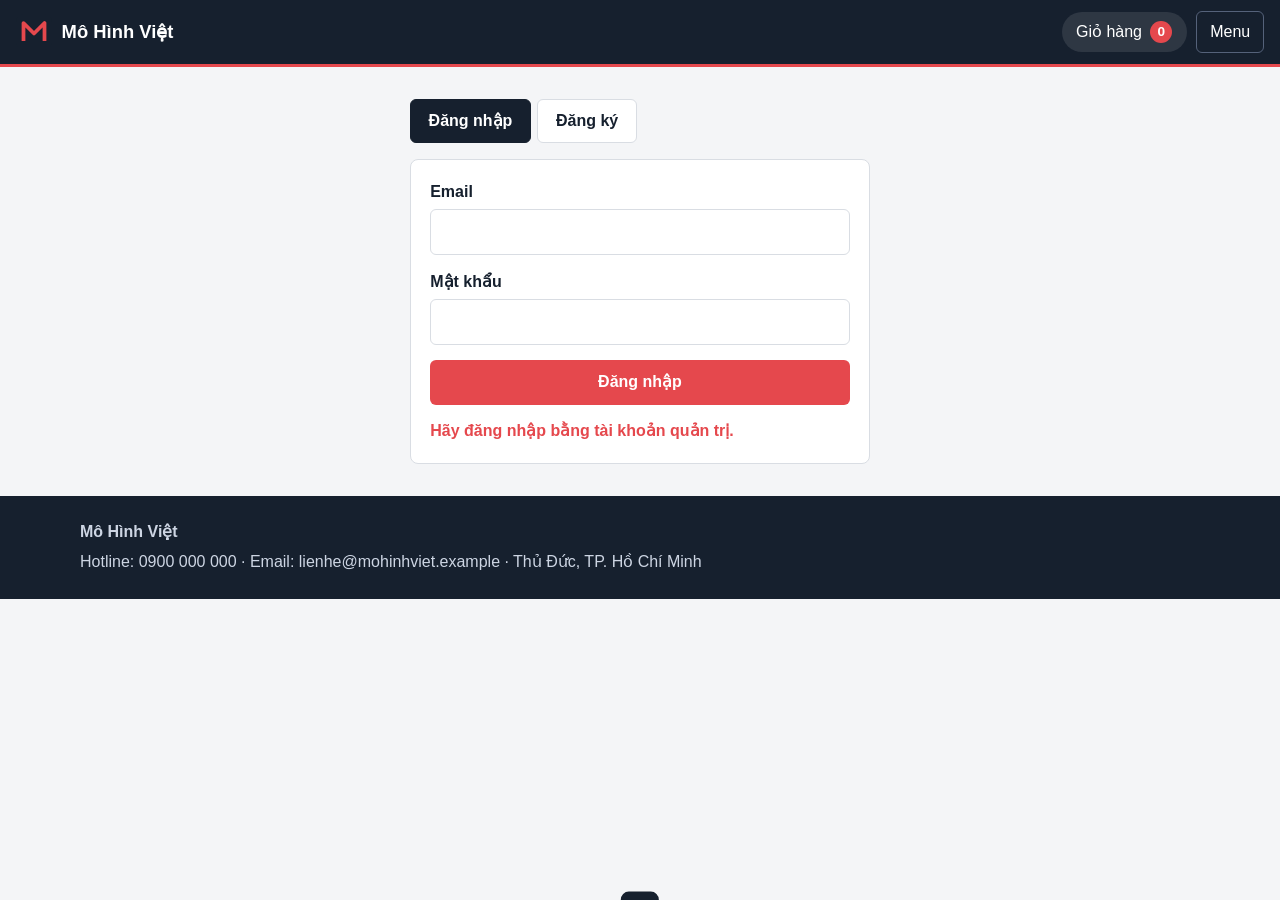
<file: admin.html>
<!DOCTYPE html>
<html lang="vi">
<head>
  <meta charset="UTF-8">
  <meta name="viewport" content="width=device-width, initial-scale=1">
  <title>Quản trị - Mô Hình Việt</title>
  <link rel="icon" href="Images/logo.svg">
  <script src="Scripts/theme.js"></script>
  <link rel="stylesheet" href="Styles/style.css">
</head>
<body>
  <header class="header">
    <div class="container header-in">
      <a href="index.html" class="logo"><img src="Images/logo.svg" alt="Logo Mô Hình Việt" width="36" height="36"><span>Mô Hình Việt</span></a>
      <nav id="nav" aria-label="Menu chính">
        <a href="index.html">Trang chủ</a>
        <a href="index.html#/san-pham">Mô hình</a>
        <a href="#" data-sapco>Sản phẩm khác</a>
           <a href="tin-tuc.html">Tin tức</a>
        <a href="index.html#/lien-he">Liên hệ</a>
      </nav>
      <div class="header-phai">
        <div id="khuTaiKhoan" class="khu-tk"></div>
        <a href="index.html#/gio-hang" class="gio">Giỏ hàng <b id="soLuongGio">0</b></a>
        <button id="nutMenu" class="nut-menu" aria-label="Mở menu">Menu</button>
      </div>
    </div>
  </header>

  <main class="container" id="noiDungAdmin" hidden>
    <h2>Trang quản trị</h2>
    <div id="thongKe" class="thong-ke"></div>

    <div class="tabs" role="tablist">
      <button type="button" class="tab-nut hien" data-tab="don">Đơn hàng</button>
      <button type="button" class="tab-nut" data-tab="sp">Sản phẩm</button>
      <button type="button" class="tab-nut" data-tab="kh">Tài khoản</button>
    </div>

    <section id="tab-don">
      <div class="loc loc-don">
        <select id="locTrangThai" aria-label="Lọc theo trạng thái"><option value="">Tất cả trạng thái</option></select>
      </div>
      <div class="bang">
        <table>
          <thead><tr><th>Mã / Ngày</th><th>Khách hàng</th><th>Sản phẩm</th><th>Tổng</th><th>Trạng thái</th></tr></thead>
          <tbody id="dsDonAdmin"></tbody>
        </table>
      </div>
    </section>

    <section id="tab-sp" hidden>
      <form id="formSP" class="form">
        <input type="hidden" name="maSP">
        <label>Tên mô hình <input name="ten" required></label>
        <label>Loại
          <select name="loai"><option>Gundam</option><option>Xe mô hình</option><option>Máy bay</option><option>Figure</option></select>
        </label>
        <label>Giá (₫) <input name="gia" type="number" min="0" step="1000" required></label>
        <label>Tồn kho <input name="kho" type="number" min="0" step="1" required></label>
        <label>Giá cũ (₫, bỏ trống nếu không giảm giá) <input name="giaCu" type="number" min="0" step="1000"></label>
        <label class="chon">Đánh dấu nhãn "Mới" <input type="checkbox" name="moi"></label>
        <label class="rong2">Đường dẫn ảnh <input name="anh" required></label>
        <label class="rong2">Mô tả <textarea name="mota" rows="2"></textarea></label>
        <div class="rong2 hang-nut">
          <button class="btn" type="submit" id="nutLuuSP">Thêm sản phẩm</button>
          <button class="btn nut-phu" type="button" id="nutHuySua" hidden>Hủy sửa</button>
        </div>
      </form>
      <div class="bang" style="margin-top:1rem">
        <table>
          <thead><tr><th>Sản phẩm</th><th>Giá</th><th>Kho</th><th></th></tr></thead>
          <tbody id="dsSPAdmin"></tbody>
        </table>
      </div>
      <p class="luu-y">Dữ liệu sản phẩm đang lưu trong trình duyệt. <button type="button" id="nutKhoiPhuc" class="xoa">Khôi phục sản phẩm mẫu</button></p>
    </section>

    <section id="tab-kh" hidden>
      <div class="bang">
        <table>
          <thead><tr><th>Họ tên</th><th>Liên hệ</th><th>Vai trò</th><th>Số đơn</th><th></th></tr></thead>
          <tbody id="dsKH"></tbody>
        </table>
      </div>
    </section>
  </main>

  <footer id="lien-he" class="footer">
    <div class="container">
      <strong>Mô Hình Việt</strong>
      <p>Hotline: 0900 000 000 · Email: lienhe@mohinhviet.example · Thủ Đức, TP. Hồ Chí Minh</p>
    </div>
  </footer>

  <div id="thongBao" class="thong-bao" role="status"></div>
  <script src="Scripts/auth.js"></script>
  <script src="Scripts/app.js"></script>
  <script src="Scripts/admin.js"></script>
</body>
</html>
</file>
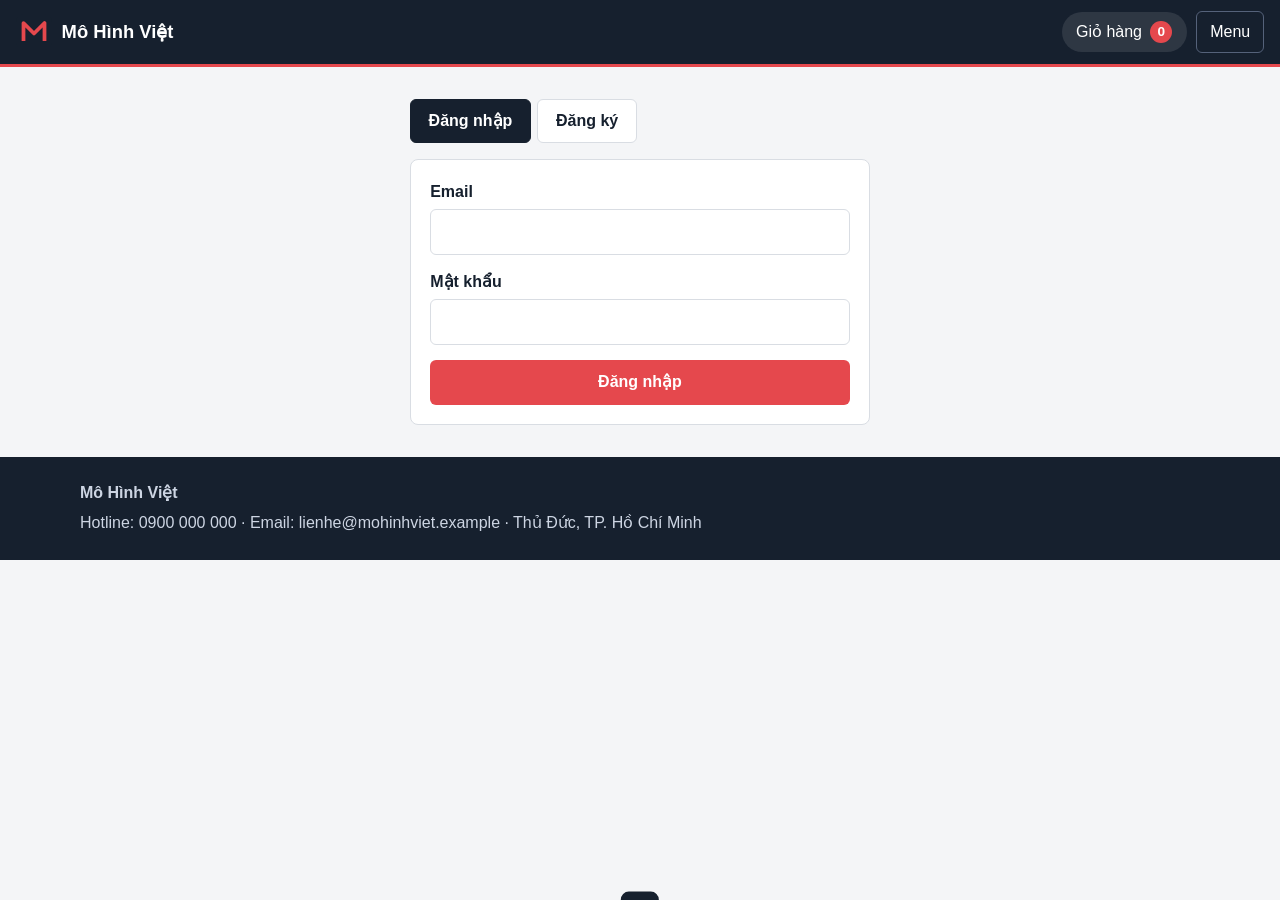
<file: dang-nhap.html>
<!DOCTYPE html>
<html lang="vi">
<head>
  <meta charset="UTF-8">
  <meta name="viewport" content="width=device-width, initial-scale=1">
  <title>Đăng nhập - Mô Hình Việt</title>
  <link rel="icon" href="Images/logo.svg">
  <script src="Scripts/theme.js"></script>
  <link rel="stylesheet" href="Styles/style.css">
</head>
<body>
  <header class="header">
    <div class="container header-in">
      <a href="index.html" class="logo"><img src="Images/logo.svg" alt="Logo Mô Hình Việt" width="36" height="36"><span>Mô Hình Việt</span></a>
      <nav id="nav" aria-label="Menu chính">
        <a href="index.html">Trang chủ</a>
        <a href="index.html#/san-pham">Mô hình</a>
        <a href="#" data-sapco>Sản phẩm khác</a>
           <a href="tin-tuc.html">Tin tức</a>
        <a href="index.html#/lien-he">Liên hệ</a>
      </nav>
      <div class="header-phai">
        <div id="khuTaiKhoan" class="khu-tk"></div>
        <a href="index.html#/gio-hang" class="gio">Giỏ hàng <b id="soLuongGio">0</b></a>
        <button id="nutMenu" class="nut-menu" aria-label="Mở menu">Menu</button>
      </div>
    </div>
  </header>

  <main class="container">
    <div class="khung-tk">
      <div class="tabs" role="tablist">
        <button type="button" class="tab-nut hien" data-tab="dn">Đăng nhập</button>
        <button type="button" class="tab-nut" data-tab="dk">Đăng ký</button>
      </div>

      <form id="formDangNhap" class="form">
        <label class="rong2">Email <input name="email" type="email" required autocomplete="email"></label>
        <label class="rong2">Mật khẩu <input name="matKhau" type="password" required autocomplete="current-password"></label>
        <button class="btn rong2" type="submit">Đăng nhập</button>
        <p id="loiDN" class="loi-tk rong2" role="alert" hidden></p>
      </form>

      <form id="formDangKy" class="form" hidden>
        <label class="rong2">Họ và tên <input name="hoTen" required minlength="2" autocomplete="name"></label>
        <label class="rong2">Email <input name="email" type="email" required autocomplete="email"></label>
        <label class="rong2">Số điện thoại (không bắt buộc) <input name="sdt" pattern="0[0-9]{9}" title="Gồm 10 chữ số, bắt đầu bằng 0" inputmode="tel" autocomplete="tel"></label>
        <label class="rong2">Mật khẩu (ít nhất 6 ký tự) <input name="matKhau" type="password" required minlength="6" autocomplete="new-password"></label>
        <label class="rong2">Nhập lại mật khẩu <input name="nhapLai" type="password" required minlength="6" autocomplete="new-password"></label>
        <button class="btn rong2" type="submit">Tạo tài khoản</button>
        <p id="loiDK" class="loi-tk rong2" role="alert" hidden></p>
      </form>
    </div>
  </main>

  <footer id="lien-he" class="footer">
    <div class="container">
      <strong>Mô Hình Việt</strong>
      <p>Hotline: 0900 000 000 · Email: lienhe@mohinhviet.example · Thủ Đức, TP. Hồ Chí Minh</p>
    </div>
  </footer>

  <div id="thongBao" class="thong-bao" role="status"></div>
  <script src="Scripts/auth.js"></script>
  <script src="Scripts/app.js"></script>
  <script src="Scripts/dang-nhap.js"></script>
</body>
</html>
</file>
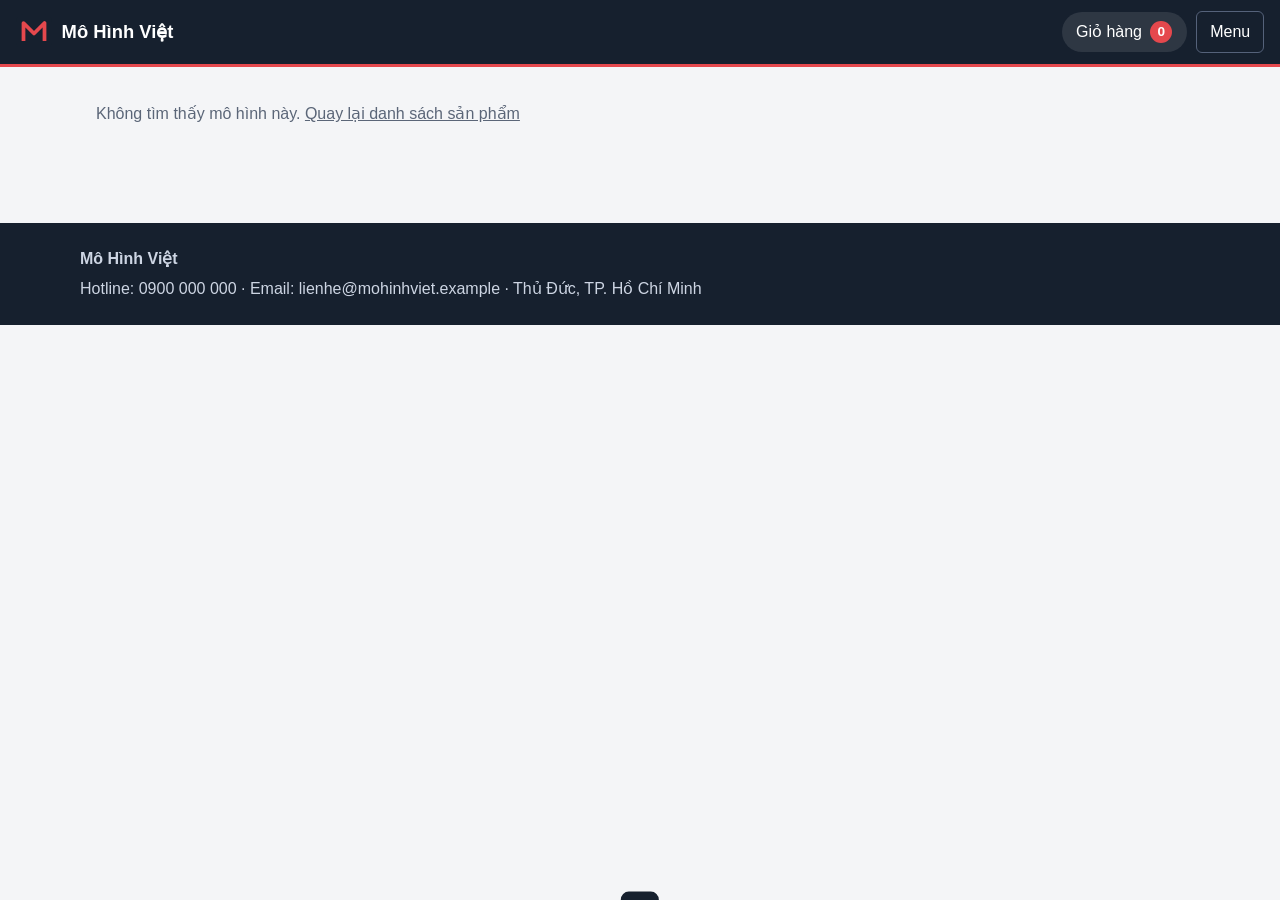
<file: product.html>
<!DOCTYPE html>
<html lang="vi">
<head>
  <meta charset="UTF-8">
  <meta name="viewport" content="width=device-width, initial-scale=1">
  <title>Chi tiết mô hình - Mô Hình Việt</title>
  <link rel="icon" href="Images/logo.svg">
  <script src="Scripts/theme.js"></script>
  <link rel="stylesheet" href="Styles/style.css">
</head>
<body>
  <header class="header">
    <div class="container header-in">
      <a href="index.html" class="logo"><img src="Images/logo.svg" alt="Logo Mô Hình Việt" width="36" height="36"><span>Mô Hình Việt</span></a>
      <nav id="nav" aria-label="Menu chính">
        <a href="index.html">Trang chủ</a>
        <a href="index.html#/san-pham" class="hien-tai">Mô hình</a>
        <a href="#" data-sapco>Sản phẩm khác</a>

           <a href="tin-tuc.html">Tin tức</a>
        <a href="index.html#/lien-he">Liên hệ</a>
      </nav>
      <div class="header-phai">
        <div id="khuTaiKhoan" class="khu-tk"></div>
        <a href="index.html#/gio-hang" class="gio">Giỏ hàng <b id="soLuongGio">0</b></a>
        <button id="nutMenu" class="nut-menu" aria-label="Mở menu">Menu</button>
      </div>
    </div>
  </header>
  <main class="container">
    <nav id="duongDan" class="duong-dan" aria-label="Đường dẫn"></nav>
    <div id="noiDungSP"></div>
    <h2 id="tieuDeLQ" hidden>Có thể bạn quan tâm</h2>
    <div id="spLienQuan" class="luoi"></div>
  </main>

  <footer id="lien-he" class="footer">
    <div class="container">
      <strong>Mô Hình Việt</strong>
      <p>Hotline: 0900 000 000 · Email: lienhe@mohinhviet.example · Thủ Đức, TP. Hồ Chí Minh</p>
    </div>
  </footer>

  <div id="thongBao" class="thong-bao" role="status"></div>
  <script src="Scripts/auth.js"></script>
  <script src="Scripts/app.js"></script>
</body>
</html>
</file>
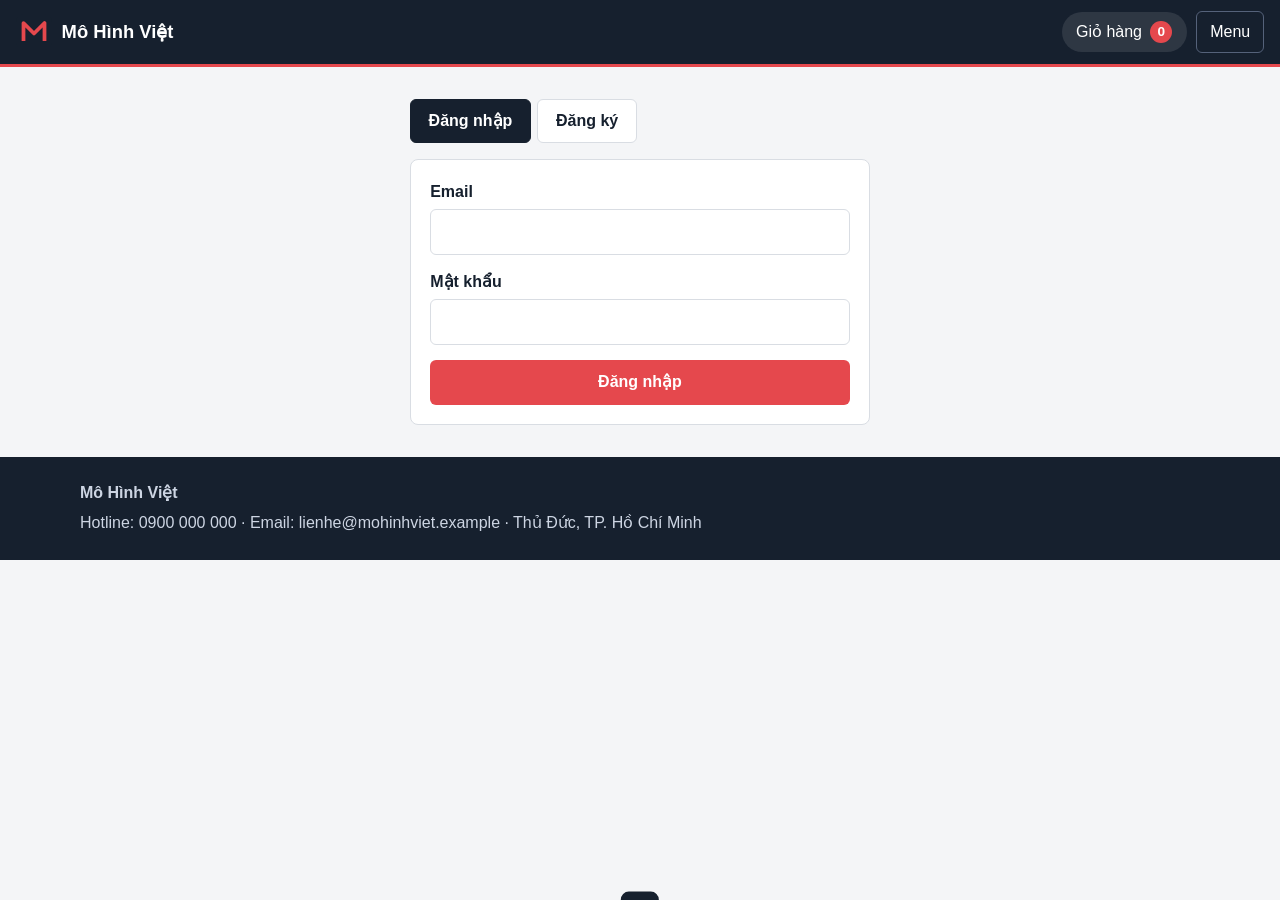
<file: tai-khoan.html>
<!DOCTYPE html>
<html lang="vi">
<head>
  <meta charset="UTF-8">
  <meta name="viewport" content="width=device-width, initial-scale=1">
  <title>Tài khoản của tôi - Mô Hình Việt</title>
  <link rel="icon" href="Images/logo.svg">
  <script src="Scripts/theme.js"></script>
  <link rel="stylesheet" href="Styles/style.css">
</head>
<body>
  <header class="header">
    <div class="container header-in">
      <a href="index.html" class="logo"><img src="Images/logo.svg" alt="Logo Mô Hình Việt" width="36" height="36"><span>Mô Hình Việt</span></a>
      <nav id="nav" aria-label="Menu chính">
        <a href="index.html">Trang chủ</a>
        <a href="index.html#/san-pham">Mô hình</a>
        <a href="#" data-sapco>Sản phẩm khác</a>
           <a href="tin-tuc.html">Tin tức</a>
        <a href="index.html#/lien-he">Liên hệ</a>
      </nav>
      <div class="header-phai">
        <div id="khuTaiKhoan" class="khu-tk"></div>
        <a href="index.html#/gio-hang" class="gio">Giỏ hàng <b id="soLuongGio">0</b></a>
        <button id="nutMenu" class="nut-menu" aria-label="Mở menu">Menu</button>
      </div>
    </div>
  </header>

  <main class="container" id="noiDungTK" hidden>
    <h2>Thông tin tài khoản</h2>
    <form id="formHoSo" class="form">
      <label>Họ và tên <input name="hoTen" required minlength="2" autocomplete="name"></label>
      <label>Email (không đổi được) <input name="email" type="email" readonly></label>
      <label>Số điện thoại <input name="sdt" pattern="0[0-9]{9}" title="Gồm 10 chữ số, bắt đầu bằng 0" inputmode="tel" autocomplete="tel"></label>
      <button class="btn rong2" type="submit">Lưu thông tin</button>
    </form>

    <h2>Đổi mật khẩu</h2>
    <form id="formMatKhau" class="form">
      <label class="rong2">Mật khẩu hiện tại <input name="cu" type="password" required autocomplete="current-password"></label>
      <label>Mật khẩu mới (ít nhất 6 ký tự) <input name="moi" type="password" required minlength="6" autocomplete="new-password"></label>
      <label>Nhập lại mật khẩu mới <input name="nhapLai" type="password" required minlength="6" autocomplete="new-password"></label>
      <button class="btn rong2" type="submit">Đổi mật khẩu</button>
    </form>

    <h2>Đơn hàng của tôi</h2>
    <div class="bang">
      <table>
        <thead><tr><th>Mã đơn</th><th>Sản phẩm</th><th>Tổng</th><th>Trạng thái</th><th></th></tr></thead>
        <tbody id="dsDon"></tbody>
      </table>
    </div>
  </main>

  <footer id="lien-he" class="footer">
    <div class="container">
      <strong>Mô Hình Việt</strong>
      <p>Hotline: 0900 000 000 · Email: lienhe@mohinhviet.example · Thủ Đức, TP. Hồ Chí Minh</p>
    </div>
  </footer>

  <div id="thongBao" class="thong-bao" role="status"></div>
  <script src="Scripts/auth.js"></script>
  <script src="Scripts/app.js"></script>
  <script src="Scripts/tai-khoan.js"></script>
</body>
</html>
</file>
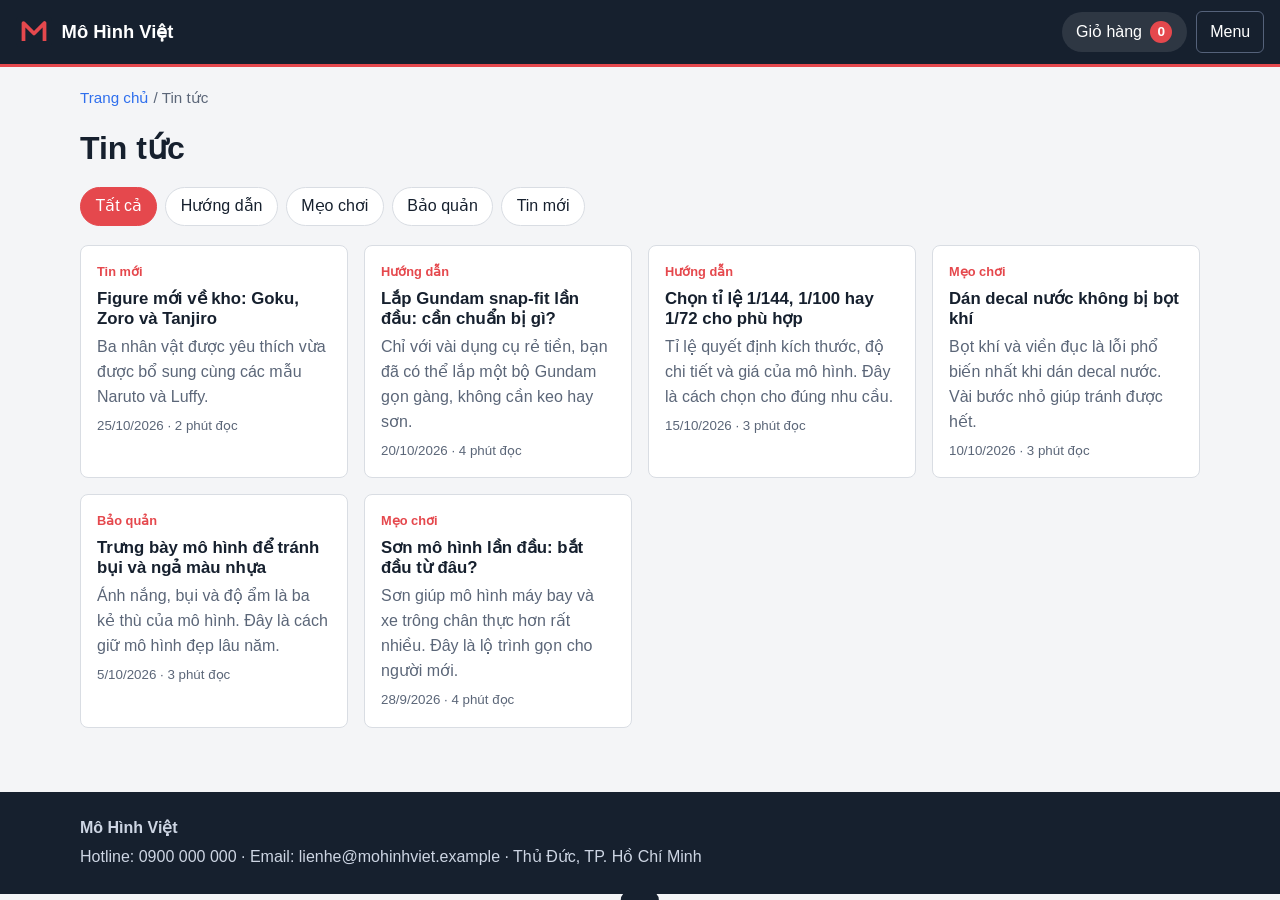
<file: tin-tuc.html>
<!DOCTYPE html>
<html lang="vi">
<head>
  <meta charset="UTF-8">
  <meta name="viewport" content="width=device-width, initial-scale=1">
  <title>Tin tức - Mô Hình Việt</title>
  <link rel="icon" href="Images/logo.svg">
  <script src="Scripts/theme.js"></script>
  <link rel="stylesheet" href="Styles/style.css">
</head>
<body>
  <header class="header">
    <div class="container header-in">
      <a href="index.html" class="logo"><img src="Images/logo.svg" alt="Logo Mô Hình Việt" width="36" height="36"><span>Mô Hình Việt</span></a>
      <nav id="nav" aria-label="Menu chính">
        <a href="index.html">Trang chủ</a>
        <a href="index.html#/san-pham">Mô hình</a>
        <a href="#" data-sapco>Sản phẩm khác</a>
        <a href="tin-tuc.html" class="hien-tai">Tin tức</a>
        <a href="index.html#/lien-he">Liên hệ</a>
      </nav>
      <div class="header-phai">
        <div id="khuTaiKhoan" class="khu-tk"></div>
        <a href="index.html#/gio-hang" class="gio">Giỏ hàng <b id="soLuongGio">0</b></a>
        <button id="nutMenu" class="nut-menu" aria-label="Mở menu">Menu</button>
      </div>
    </div>
  </header>

  <main class="container">
    <nav id="duongDan" class="duong-dan" aria-label="Đường dẫn"></nav>
    <div id="noiDungTin"></div>
  </main>

  <footer id="lien-he" class="footer">
    <div class="container">
      <strong>Mô Hình Việt</strong>
      <p>Hotline: 0900 000 000 · Email: lienhe@mohinhviet.example · Thủ Đức, TP. Hồ Chí Minh</p>
    </div>
  </footer>

  <div id="thongBao" class="thong-bao" role="status"></div>
  <script src="Scripts/du_lieu_tin.js"></script>
  <script src="Scripts/auth.js"></script>
  <script src="Scripts/app.js"></script>
  <script src="Scripts/tin-tuc.js"></script>
</body>
</html>
</file>
<file: Styles/style.css>
:root {
  --muc: #16202e; --nen: #f4f5f7; --trang: #fff; --vien: #d9dde3;
  --do: #e5484d; --xanh: #2f6fed; --chu-phu: #5b6678; --xanh-la: #1f8a4c;
}
* { box-sizing: border-box; }
body { margin: 0; font-family: "Segoe UI", Roboto, Arial, sans-serif; background: var(--nen); color: var(--chu); line-height: 1.55; }
img { max-width: 100%; display: block; }
a { color: inherit; text-decoration: none; }
h1, h2, h3 { line-height: 1.2; margin: 0 0 .6em; }
h2 { font-size: 1.5rem; margin-top: 1.6rem; }
.container { width: min(1120px, 100% - 2rem); margin-inline: auto; }
.view[hidden] { display: none; }
:focus-visible { outline: 3px solid var(--xanh); outline-offset: 2px; }


/* Banner */
.banner h1 { font-size: clamp(1.8rem, 5vw, 3rem); }
.banner p { max-width: 34ch; color: #cdd5e3; margin-bottom: 1.4rem; }

/* Nút */
.btn { display: inline-block; background: var(--do); color: #fff; border: 0; border-radius: 6px; padding: .65rem 1.2rem; font: inherit; font-weight: 600; cursor: pointer; text-align: center; }
.btn:hover { background: #c93a3f; }
.btn:disabled { background: #aab2bf; cursor: not-allowed; }

/* Bộ lọc */
.loc { display: grid; grid-template-columns: 2fr 1fr 1fr 1fr auto; gap: .6rem; margin-bottom: 1.2rem; align-items: center; }
input, select, textarea { width: 100%; padding: .6rem .7rem; border: 1px solid var(--vien); border-radius: 6px; font: inherit; background: var(--trang); }
.chon { display: flex; gap: .4rem; align-items: center; white-space: nowrap; }
.chon input { width: auto; }

/* Danh sách sản phẩm */
.luoi { display: grid; grid-template-columns: repeat(auto-fill, minmax(230px, 1fr)); gap: 1rem; padding-bottom: 2rem; }
.the { background: var(--trang); border: 1px solid var(--vien); border-radius: 8px; overflow: hidden; display: flex; flex-direction: column; }
.the-nd { padding: .9rem; display: flex; flex-direction: column; gap: .4rem; flex: 1; }
.the h3 { font-size: 1rem; margin: 0; }
.the .btn { margin-top: auto; }
.loai { color: var(--chu-phu); font-size: .85rem; }
.gia { font-weight: 700; color: var(--do); font-size: 1.1rem; margin: 0; }
.tag { font-size: .85rem; font-weight: 600; }
.tag.ok { color: var(--xanh-la); }
.tag.het { color: var(--chu-phu); }
.rong { color: var(--chu-phu); padding: 1rem; grid-column: 1 / -1; }

/* Chi tiết */
.ct { display: grid; grid-template-columns: 1fr 1fr; gap: 2rem; background: var(--trang); border: 1px solid var(--vien); border-radius: 8px; padding: 1.2rem; margin-bottom: 2rem; }
.ct img { border-radius: 8px; width: 100%; }
.gia.lon { font-size: 1.6rem; }
.dat-sl { display: flex; gap: .6rem; align-items: center; margin-top: 1rem; }
.dat-sl input { width: 5rem; }

/* Giỏ hàng và biểu mẫu */
.bang { overflow-x: auto; background: var(--trang); border: 1px solid var(--vien); border-radius: 8px; }
table { width: 100%; border-collapse: collapse; min-width: 620px; }
th, td { padding: .7rem; text-align: left; border-bottom: 1px solid var(--vien); vertical-align: middle; }
td img { width: 64px; display: inline-block; vertical-align: middle; margin-right: .6rem; border-radius: 4px; }
.sl-nut { width: 2rem; height: 2rem; border: 1px solid var(--vien); background: var(--trang); border-radius: 6px; cursor: pointer; font-size: 1rem; }
.xoa { background: none; border: 0; color: var(--do); cursor: pointer; font: inherit; }
.tong { text-align: right; font-size: 1.2rem; }
.form { display: grid; grid-template-columns: 1fr 1fr; gap: .9rem; background: var(--trang); border: 1px solid var(--vien); border-radius: 8px; padding: 1.2rem; }
.form label { display: flex; flex-direction: column; gap: .3rem; font-weight: 600; }
.rong2 { grid-column: 1 / -1; }
.luu-y { color: var(--chu-phu); font-size: .9rem; margin: 0; }
.ket-qua { background: #e6f5ec; border: 1px solid var(--xanh-la); padding: 1rem; border-radius: 8px; margin: 1rem 0 2rem; }

/* Chân trang và thông báo */
.footer { background: var(--muc); color: #cdd5e3; padding: 1.5rem 0; margin-top: 2rem; }
.footer p { margin: .3rem 0 0; }
.thong-bao { position: fixed; bottom: 1.2rem; left: 50%; transform: translate(-50%, 150%); background: var(--muc); color: #fff; padding: .7rem 1.2rem; border-radius: 8px; transition: transform .25s; z-index: 20; }
.thong-bao.hien { transform: translate(-50%, 0); }

/* Điện thoại */
@media (max-width: 760px) {
  .loc { grid-template-columns: 1fr 1fr; }
  .loc input[type="search"] { grid-column: 1 / -1; }
  .ct, .form { grid-template-columns: 1fr; }
}
@media (prefers-reduced-motion: reduce) { .thong-bao { transition: none; } }

/* Trang chi tiết sản phẩm */
.duong-dan { margin: 1.2rem 0; color: var(--chu-phu); font-size: .95rem; }
.duong-dan a { color: var(--xanh); }
.dat-sl .sl-nut { width: 2.4rem; height: 2.4rem; }
.dat-sl input { width: 4.5rem; text-align: center; }
.ct-nut { display: flex; gap: .6rem; flex-wrap: wrap; margin: 1rem 0 1.4rem; }
.nut-phu { background: var(--muc); }
.nut-phu:hover { background: #2c3b52; }
.ts { margin-top: .6rem; min-width: 0; }
.ts th { width: 9rem; color: var(--chu-phu); font-weight: 600; }

/* Series nổi bật trong banner */
.series-tieu-de { font-size: 1.1rem; margin: 2.5rem 0 .8rem; color: #fff; }
.series { display: grid; grid-template-columns: repeat(4, 1fr); gap: .8rem; }
.series-the { display: flex; align-items: center; gap: .7rem; text-align: left; font: inherit; color: #fff; background: rgba(255, 255, 255, .08); border: 1px solid #3a4960; border-radius: 8px; padding: .6rem; cursor: pointer; }
.series-the:hover { border-color: var(--do); background: rgba(255, 255, 255, .14); }
.series-the img { width: 64px; height: 48px; object-fit: cover; border-radius: 6px; flex-shrink: 0; }
.series-the span { display: flex; flex-direction: column; min-width: 0; }
.series-the small { color: #cdd5e3; }
@media (max-width: 760px) {
  .series { grid-template-columns: 1fr 1fr; }
  .series-the { flex-direction: column; align-items: flex-start; }
  .series-the img { width: 100%; height: 70px; }
}

/* Đầu trang (thiết kế lại) */
html { scroll-padding-top: 72px; }
.header { background: var(--muc); color: #fff; position: sticky; top: 0; z-index: 10; border-bottom: 3px solid var(--do); }
.header-in { display: flex; align-items: center; gap: 1.5rem; min-height: 64px; }
.logo { display: flex; align-items: center; gap: .6rem; font-weight: 700; font-size: 1.15rem; white-space: nowrap; margin-right: auto; }
#nav { display: flex; gap: .2rem; }
#nav a { padding: .5rem .8rem; border-radius: 6px; color: #cdd5e3; white-space: nowrap; }
#nav a:hover { color: #fff; background: rgba(255, 255, 255, .1); }
#nav a.hien-tai { color: #fff; background: rgba(229, 72, 77, .3); }
.header-phai { display: flex; align-items: center; gap: .6rem; }
.gio { display: flex; align-items: center; gap: .5rem; background: rgba(255, 255, 255, .1); padding: .45rem .9rem; border-radius: 999px; white-space: nowrap; }
.gio:hover { background: rgba(255, 255, 255, .2); }
.gio b { background: var(--do); border-radius: 999px; min-width: 1.4rem; text-align: center; padding: 0 .4rem; font-size: .85rem; }
.nut-menu { display: none; background: none; border: 1px solid #55627a; color: #fff; padding: .45rem .8rem; border-radius: 6px; font: inherit; cursor: pointer; }
@media (max-width: 1280px) {
  .nut-menu { display: block; }
  #nav { display: none; position: absolute; top: 100%; left: 0; right: 0; background: var(--muc); flex-direction: column; gap: 0; padding: .4rem 1rem 1rem; }
  #nav.mo { display: flex; }
  #nav a { padding: .9rem .6rem; border-radius: 0; border-bottom: 1px solid #2c3b52; }
}
@media (max-width: 480px) {
  .header-in { gap: .6rem; }
  .logo { font-size: 1rem; gap: .4rem; }
  .header-phai { gap: .4rem; }
  .gio { padding: .4rem .7rem; }
}

/* Banner 3/4 và khung tin tức 1/4 */
.banner-luoi { display: grid; grid-template-columns: 3fr 1fr; gap: 1rem; margin-top: 1rem; }
.banner { background: var(--muc) url("../Images/banner.svg") right center / cover; color: #fff; padding: 2.5rem; border-radius: 12px; }
.series { grid-template-columns: 1fr 1fr; }
.tin-tuc { background: var(--trang); border: 1px solid var(--vien); border-radius: 12px; padding: 1rem; display: flex; flex-direction: column; }
.tin-tuc h2 { font-size: 1.1rem; margin: 0 0 .6rem; padding-left: .6rem; border-left: 4px solid var(--do); }
#dsTin { flex: 1; display: flex; flex-direction: column; justify-content: space-between; }
.tin { display: flex; flex-direction: column; gap: .15rem; padding: .7rem 0; border-bottom: 1px solid var(--vien); }
.tin small { color: var(--do); font-weight: 600; }
.tin span { font-weight: 600; line-height: 1.35; }
.tin:hover span { color: var(--xanh); }
.xem-them { margin-top: .8rem; color: var(--xanh); font-weight: 600; }
@media (max-width: 960px) { .banner-luoi { grid-template-columns: 1fr; } }
@media (max-width: 600px) { .banner { padding: 1.5rem; background: var(--muc); } }
/* Chia danh sách theo mục */
.nhom-tieu-de { font-size: 1.2rem; margin: 1.4rem 0 .8rem; padding-left: .6rem; border-left: 4px solid var(--do); }
.nhom-tieu-de small { color: var(--chu-phu); font-weight: 400; }
.nhom .luoi { padding-bottom: .5rem; }

/* ===== Tài khoản, quản trị ===== */
.form[hidden], .btn[hidden] { display: none; }

/* Khu tài khoản trên đầu trang */
.khu-tk { display: flex; }
.nut-tk { display: inline-block; background: rgba(255, 255, 255, .1); color: #fff; border: 0; padding: .45rem .9rem; border-radius: 999px; font: inherit; white-space: nowrap; max-width: 9rem; overflow: hidden; text-overflow: ellipsis; vertical-align: middle; cursor: pointer; }
.nut-tk:hover { background: rgba(255, 255, 255, .2); }
.tk-menu { position: relative; }
.tk-menu summary { list-style: none; }
.tk-menu summary::-webkit-details-marker { display: none; }
.tk-menu summary::after { content: " ▾"; }
.tk-xo { position: absolute; right: 0; top: calc(100% + .4rem); min-width: 12rem; display: flex; flex-direction: column; background: var(--trang); color: var(--muc); border: 1px solid var(--vien); border-radius: 8px; padding: .3rem; box-shadow: 0 6px 18px rgba(0, 0, 0, .18); z-index: 30; }
.tk-xo a, .tk-xo button { padding: .6rem .8rem; border-radius: 6px; text-align: left; background: none; border: 0; font: inherit; color: inherit; cursor: pointer; }
.tk-xo a:hover, .tk-xo button:hover { background: var(--nen); }
.nav-tk { display: none; }
@media (max-width: 1280px) {
  .khu-tk { display: none; }
  .nav-tk { display: block; }
  #nav button.nav-tk { background: none; border: 0; border-bottom: 1px solid #2c3b52; color: #cdd5e3; font: inherit; text-align: left; padding: .9rem .6rem; cursor: pointer; }
}

/* Trang đăng nhập */
.khung-tk { max-width: 460px; margin: 2rem auto; }
.tabs { display: flex; gap: .4rem; margin: 1rem 0; flex-wrap: wrap; }
.tab-nut { padding: .55rem 1.1rem; border: 1px solid var(--vien); background: var(--trang); border-radius: 6px; font: inherit; font-weight: 600; cursor: pointer; }
.tab-nut.hien { background: var(--muc); color: #fff; border-color: var(--muc); }
.loi-tk { color: var(--do); font-weight: 600; margin: 0; }

/* Quản trị và đơn hàng */
.thong-ke { display: grid; grid-template-columns: repeat(auto-fit, minmax(170px, 1fr)); gap: .8rem; }
.tk-the { background: var(--trang); border: 1px solid var(--vien); border-radius: 8px; padding: .9rem; display: flex; flex-direction: column; gap: .2rem; }
.tk-the small { color: var(--chu-phu); }
.tk-the strong { font-size: 1.3rem; }
.loc-don { grid-template-columns: minmax(180px, 280px); }
.hang-nut { display: flex; gap: .6rem; flex-wrap: wrap; }
.sua { background: none; border: 0; color: var(--xanh); cursor: pointer; font: inherit; }
.tt { display: inline-block; padding: .15rem .6rem; border-radius: 999px; font-size: .85rem; font-weight: 600; white-space: nowrap; }
.tt-cho { background: #fff3d6; color: #8a5a00; }
.tt-giao { background: #e1ecff; color: #1d4fb8; }
.tt-xong { background: #e6f5ec; color: var(--xanh-la); }
.tt-huy { background: #eceef2; color: var(--chu-phu); }

/* ===== Nhãn, giá cũ, yêu thích ===== */
.anh-the { position: relative; }
.nhan { position: absolute; top: .6rem; left: .6rem; padding: .15rem .55rem; border-radius: 999px; font-size: .8rem; font-weight: 700; color: #fff; }
.nhan-giam { background: var(--do); }
.nhan-moi { background: var(--xanh-la); }
.gia-cu { color: var(--chu-phu); font-weight: 400; font-size: .85em; }
.tim { position: absolute; top: .5rem; right: .5rem; width: 2.2rem; height: 2.2rem; border: 0; border-radius: 50%; background: rgba(255, 255, 255, .92); color: var(--do); font-size: 1.15rem; line-height: 1; cursor: pointer; box-shadow: 0 1px 4px rgba(0, 0, 0, .25); }
.tim:hover { background: #fff; }
.nhan-ct { display: flex; gap: .6rem; align-items: center; margin: .2rem 0 .6rem; }
.nhan-ct .nhan { position: static; }
.nut-tim { padding: .4rem .9rem; border: 1px solid var(--vien); border-radius: 6px; background: var(--trang); color: var(--do); font: inherit; font-weight: 600; cursor: pointer; }
.form label.chon { flex-direction: row; align-items: center; }

/* ===== Banner trượt ===== */
.banner {
  background-image: linear-gradient(var(--tint, transparent), var(--tint, transparent)), var(--anh, url("../Images/banner.svg"));
  background-size: cover;
  background-position: right center;
}@media (max-width: 600px) { .banner { background-image: none; } }
.banner-truot { display: grid; }
.slide { grid-area: 1 / 1; opacity: 0; visibility: hidden; transition: opacity .5s, visibility .5s; }
.slide.hien { opacity: 1; visibility: visible; }
.slide-td { font-size: clamp(1.8rem, 5vw, 3rem); font-weight: 700; line-height: 1.2; margin: 0 0 .6em; }
.banner-cham { display: flex; gap: .5rem; margin-top: 1.2rem; }
.banner-cham button { width: .85rem; height: .85rem; padding: 0; border: 1px solid #fff; border-radius: 50%; background: transparent; cursor: pointer; }
.banner-cham button.hien { background: #fff; }
@media (prefers-reduced-motion: reduce) { .slide { transition: none; } }

/* ===== Nút trên đầu trang (yêu thích, giao diện) ===== */
.header-in { width: min(1320px, 100% - 2rem); }
.khu-ti { display: flex; gap: .4rem; }
.nut-giaodien { background: rgba(255, 255, 255, .1); color: #fff; border: 0; border-radius: 999px; padding: .45rem .8rem; font: inherit; cursor: pointer; }
.nut-giaodien:hover { background: rgba(255, 255, 255, .2); }
.nav-ti { display: none; }
@media (max-width: 1280px) {
  .khu-ti { display: none; }
  .nav-ti { display: block; }
  #nav button.nav-ti { background: none; border: 0; border-bottom: 1px solid #2c3b52; color: #cdd5e3; font: inherit; text-align: left; padding: .9rem .6rem; cursor: pointer; }
}

/* ===== Giao diện tối ===== */
:root { --chu: #16202e; }
input, select, textarea, .sl-nut, .tab-nut { color: var(--chu); }
[data-theme="dark"] { color-scheme: dark; --chu: #e6ebf3; --nen: #0f1621; --trang: #1a2332; --vien: #2c3b52; --chu-phu: #9aa7bb; --muc: #0b121c; --xanh: #6ea0ff; --xanh-la: #4ecb85; }
[data-theme="dark"] .tk-xo { color: var(--chu); }
[data-theme="dark"] .ket-qua { background: #12301f; }
[data-theme="dark"] .nut-phu, [data-theme="dark"] .thong-bao { background: #2c3b52; }
[data-theme="dark"] .nut-phu:hover { background: #3a4960; }
[data-theme="dark"] .tab-nut.hien { background: var(--do); border-color: var(--do); }
[data-theme="dark"] .tim { background: rgba(26, 35, 50, .92); }
[data-theme="dark"] .tt-cho { background: #4a3a10; color: #ffd98a; }
[data-theme="dark"] .tt-giao { background: #1b2f55; color: #a9c6ff; }
[data-theme="dark"] .tt-xong { background: #123524; color: #8fe0b0; }
[data-theme="dark"] .tt-huy { background: #2c3b52; color: #c3cddb; }

/* Series nổi bật nằm riêng giữa banner và danh sách */
.banner { min-height: 420px; }
.series-khu { margin-top: 1.5rem; }
.series-khu .series-tieu-de { margin: 0 0 .8rem; color: inherit; font-size: 1.3rem; }
.series-khu .series-the { color: inherit; background: var(--trang); border-color: var(--vien); }
.series-khu .series-the:hover { border-color: var(--do); background: var(--trang); }
.series-khu .series-the small { color: var(--chu-phu); }
.an-chu { position: absolute; width: 1px; height: 1px; overflow: hidden; clip: rect(0 0 0 0); white-space: nowrap; }
/* Mỗi mục là một hàng trượt ngang */
.nhom-dau { display: flex; align-items: center; justify-content: space-between; gap: 1rem; }
.nhom-nut { display: flex; gap: .4rem; }
.truot-nut { width: 36px; height: 36px; border-radius: 50%; border: 1px solid var(--vien); background: var(--trang); color: inherit; font-size: 1.4rem; line-height: 1; cursor: pointer; }
.truot-nut:hover { border-color: var(--do); color: var(--do); }
.truot-hang { display: flex; gap: 1rem; overflow-x: auto; scroll-snap-type: x mandatory; scroll-behavior: smooth; padding: .2rem .2rem 1rem; scrollbar-width: thin; }
.truot-hang > .the { flex: 0 0 240px; scroll-snap-align: start; }
@media (max-width: 600px) {
  .truot-hang > .the { flex-basis: 70%; }
  .truot-nut { display: none; } /* điện thoại thì vuốt tay, khỏi cần nút */
}

/* ===== Trang tin tức ===== */
.tin-loc { display: flex; flex-wrap: wrap; gap: .5rem; margin: 0 0 1.2rem; }
.tin-loc a { padding: .4rem .9rem; border: 1px solid var(--vien); border-radius: 999px; background: var(--trang); }
.tin-loc a:hover { border-color: var(--do); }
.tin-loc a.hien { background: var(--do); border-color: var(--do); color: #fff; }
.tin-luoi { display: grid; grid-template-columns: repeat(auto-fill, minmax(260px, 1fr)); gap: 1rem; padding-bottom: 2rem; }
.tin-the { display: flex; flex-direction: column; gap: .4rem; padding: 1rem; background: var(--trang); border: 1px solid var(--vien); border-radius: 8px; }
.tin-the:hover { border-color: var(--do); }
.tin-the h3 { margin: 0; font-size: 1.05rem; }
.tin-the p { margin: 0; color: var(--chu-phu); }
.tin-the small, .tin-meta { color: var(--chu-phu); }
.tin-nhan { align-self: flex-start; font-size: .8rem; font-weight: 600; color: var(--do); }
.tin-bai { max-width: 70ch; margin-bottom: 2rem; }
.tin-bai h2 { margin: 1.6rem 0 .4rem; font-size: 1.2rem; }
.tin-bai p { line-height: 1.75; }
</file>
